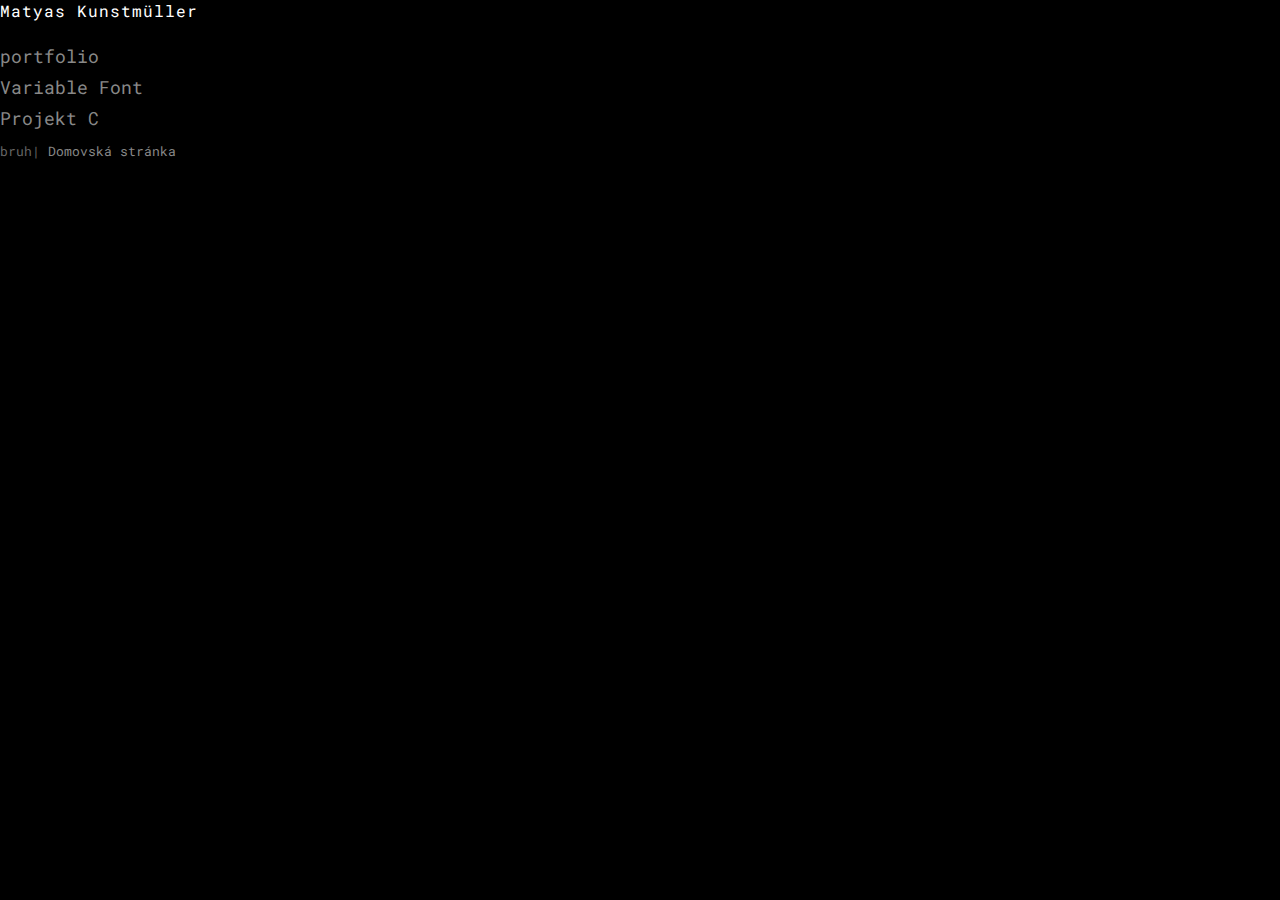
<file: index.html>
<!DOCTYPE html>
<html lang="cs">
<head>
    <meta charset="UTF-8">
    <meta name="viewport" content="width=device-width, initial-scale=1.0">
    <title>Matyas Kunstmüller - Portfolio</title>
    <link rel="stylesheet" href="main_style.css">
</head>
<body>
    <div id="nav-placeholder"></div>
    <main class="content-column"></main>

    <script src="nav.js"></script>
    <script>createNav('', 'main');</script>
</body>
</html>
</file>
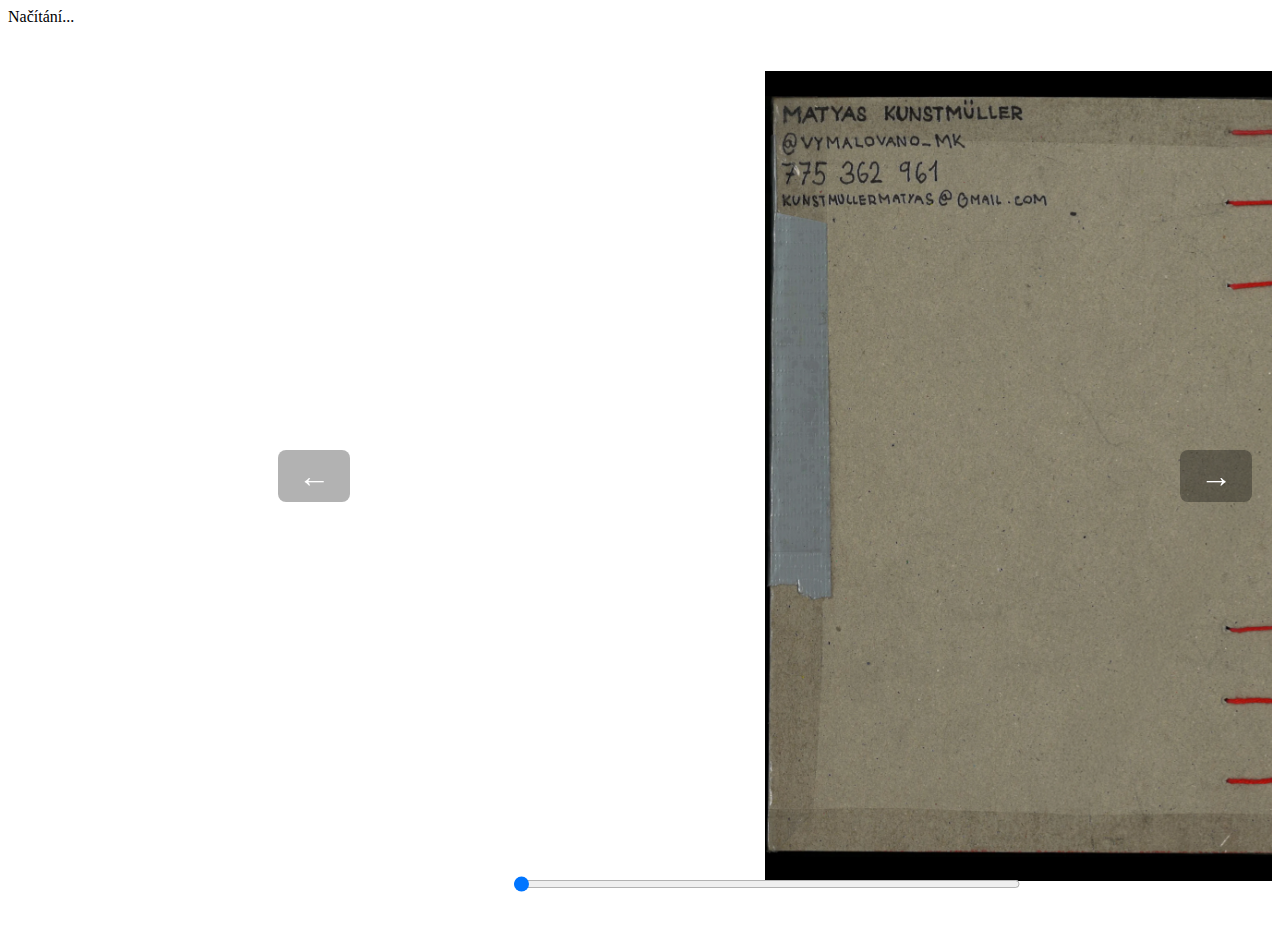
<file: projects/book/index.html>
<!DOCTYPE html>
<html lang="cs">
<head>
    <meta charset="UTF-8" />
    <meta name="viewport" content="width=device-width, initial-scale=1.0" />
    <title>Skicákové portfolio</title>
    <link rel="stylesheet" href="style.css" />
</head>
<body>
    <div class="main-container">
        <div id="portfolio-nav" class="nav-column">
            <div class="nav-loader">Načítání...</div>
        </div>

        <div class="book-viewport">
            <div id="book" class="book">
                <div id="p0" class="paper"><div class="front"><img class="page-image" src="assets/page-0.webp" alt=""></div><div class="back"><img class="page-image" src="assets/page-1.webp" alt=""></div></div>
                <div id="p1" class="paper"><div class="front"><img class="page-image" src="assets/page-2.webp" alt=""></div><div class="back"><img class="page-image" src="assets/page-3.webp" alt=""></div></div>
                <div id="p2" class="paper"><div class="front"><img class="page-image" src="assets/page-4.webp" alt=""></div><div class="back"><img class="page-image" src="assets/page-5.webp" alt=""></div></div>
                <div id="p3" class="paper"><div class="front"><img class="page-image" src="assets/page-6.webp" alt=""></div><div class="back"><img class="page-image" src="assets/page-7.webp" alt=""></div></div>
                <div id="p4" class="paper"><div class="front"><img class="page-image" src="assets/page-8.webp" alt=""></div><div class="back"><img class="page-image" src="assets/page-9.webp" alt=""></div></div>
                <div id="p5" class="paper"><div class="front"><img class="page-image" src="assets/page-10.webp" alt=""></div><div class="back"><img class="page-image" src="assets/page-11.webp" alt=""></div></div>
                <div id="p6" class="paper"><div class="front"><img class="page-image" src="assets/page-12.webp" alt=""></div><div class="back"><img class="page-image" src="assets/page-13.webp" alt=""></div></div>
                <div id="p7" class="paper"><div class="front"><img class="page-image" src="assets/page-14.webp" alt=""></div><div class="back"><img class="page-image" src="assets/page-15.webp" alt=""></div></div>
                <div id="p8" class="paper"><div class="front"><img class="page-image" src="assets/page-16.webp" alt=""></div><div class="back"><img class="page-image" src="assets/page-17.webp" alt=""></div></div>
                <div id="p9" class="paper"><div class="front"><img class="page-image" src="assets/page-18.webp" alt=""></div><div class="back"><img class="page-image" src="assets/page-19.webp" alt=""></div></div>
                <div id="p10" class="paper"><div class="front"><img class="page-image" src="assets/page-20.webp" alt=""></div><div class="back"><img class="page-image" src="assets/page-21.webp" alt=""></div></div>
            </div>
            <div id="interactive-layer"></div>
            <button id="arrowLeft" class="nav-arrow left" aria-label="Předchozí stránka"></button>
            <button id="arrowRight" class="nav-arrow right" aria-label="Další stránka"></button>
            <div class="slider-wrap">
                <input type="range" id="pageSlider" min="0" max="11" step="0.001" value="0" />
            </div>
        </div>
    </div>

    <div id="lightbox" class="lightbox" aria-hidden="true" role="dialog">
        <button id="lightboxClose" class="lb-close" aria-label="Zavřít">&#10005;</button>
        <button id="lightboxPrev" class="nav-arrow left lightbox-arrow" aria-label="Předchozí médium"></button>
        <div id="lightbox-stage" class="lightbox-stage">
            <button id="lb-play" class="lb-play" aria-label="Přehrát video">▶</button>
        </div>
        <button id="lb-zoom" class="lb-button"></button>
        <button id="lightboxNext" class="nav-arrow right lightbox-arrow" aria-label="Další médium"></button>
    </div>

    <script src="buttons.js"></script>
    <script src="script.js"></script>
</body>
</html>
</file>
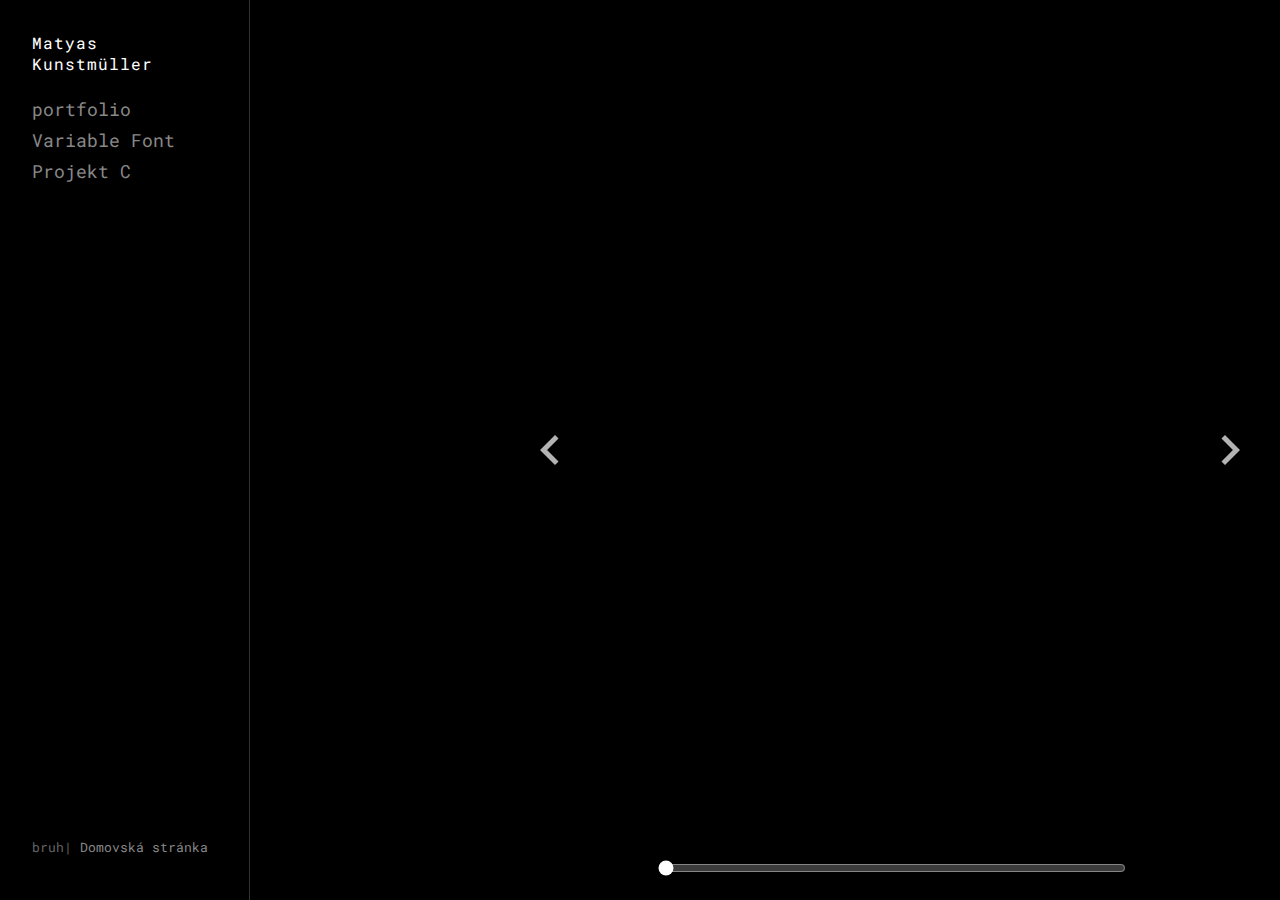
<file: projects/bez filtru/bez.filtru.html>
<!DOCTYPE html>
<html lang="cs">
<head>
    <meta charset="UTF-8" />
    <meta name="viewport" content="width=device-width, initial-scale=1.0" />
    <title>Skicákové portfolio</title>
    <link rel="stylesheet" href="../../main_style.css" />
    <link rel="stylesheet" href="bez.filtru-style.css" />
</head>
<body>
    <div id="nav-placeholder" class="nav-column"></div>

    <div class="book-viewport">
        <div id="book" class="book">
            <div id="p-cover-start" class="paper">
                <div class="front">
                    <img class="page-image" src="assets/desky pred.webp" alt="">
                </div>
                <div class="back">
                    <img class="page-image" src="assets/desky vzad.webp" alt="">
                </div>
            </div>
            <div id="p0" class="paper"><div class="front"><img class="page-image" src="assets/bez filtru stránka-1.webp" alt=""></div><div class="back"><img class="page-image" src="assets/bez filtru stránka-2.webp" loading="lazy" alt=""></div></div>
            <div id="p1" class="paper"><div class="front"><img class="page-image" src="assets/bez filtru stránka-3.webp" loading="lazy" alt=""></div><div class="back"><img class="page-image" src="assets/bez filtru stránka-4.webp" loading="lazy" alt=""></div></div>
            <div id="p2" class="paper"><div class="front"><img class="page-image" src="assets/bez filtru stránka-5.webp" loading="lazy" alt=""></div><div class="back"><img class="page-image" src="assets/bez filtru stránka-6.webp" loading="lazy" alt=""></div></div>
            <div id="p3" class="paper"><div class="front"><img class="page-image" src="assets/bez filtru stránka-7.webp" loading="lazy" alt=""></div><div class="back"><img class="page-image" src="assets/bez filtru stránka-8.webp" loading="lazy" alt=""></div></div>
            <div id="p4" class="paper"><div class="front"><img class="page-image" src="assets/bez filtru stránka-9.webp" loading="lazy" alt=""></div><div class="back"><img class="page-image" src="assets/bez filtru stránka-10.webp" loading="lazy" alt=""></div></div>

            <div id="p5" class="paper"><div class="front"><img class="page-image" src="assets/wiki.webp" loading="lazy" alt=""></div><div class="back"><img class="page-image" src="assets/wiki2.webp" loading="lazy" alt=""></div></div>
            <div id="p6" class="paper"><div class="front"><img class="page-image" src="assets/wiki3.webp" loading="lazy" alt=""></div><div class="back"><img class="page-image" src="assets/wiki4.webp" loading="lazy" alt=""></div></div>

            <div id="p7" class="paper"><div class="front"><img class="page-image" src="assets/bez filtru stránka-11.webp" loading="lazy" alt=""></div><div class="back"><img class="page-image" src="assets/bez filtru stránka-12.webp" loading="lazy" alt=""></div></div>

            <div id="p8" class="paper"><div class="front"><img class="page-image" src="assets/sony.webp" loading="lazy" alt=""></div><div class="back"><img class="page-image" src="assets/sony2.webp" loading="lazy" alt=""></div></div>
            <div id="p9" class="paper"><div class="front"><img class="page-image" src="assets/sony3.webp" loading="lazy" alt=""></div><div class="back"><img class="page-image" src="assets/sony4.webp" loading="lazy" alt=""></div></div>

            <div id="p10" class="paper"><div class="front"><img class="page-image" src="assets/bez filtru stránka-13.webp" loading="lazy" alt=""></div><div class="back"><img class="page-image" src="assets/bez filtru stránka-14.webp" loading="lazy" alt=""></div></div>

            <div id="p11" class="paper"><div class="front"><img class="page-image" src="assets/černobílá.webp" loading="lazy" alt=""></div><div class="back"><img class="page-image" src="assets/černobílá2.webp" loading="lazy" alt=""></div></div>
            <div id="p12" class="paper"><div class="front"><img class="page-image" src="assets/černobílá3.webp" loading="lazy" alt=""></div><div class="back"><img class="page-image" src="assets/černobílá4.webp" loading="lazy" alt=""></div></div>

            <div id="p13" class="paper"><div class="front"><img class="page-image" src="assets/bez filtru stránka-15.webp" loading="lazy" alt=""></div><div class="back"><img class="page-image" src="assets/bez filtru stránka-16.webp" loading="lazy" alt=""></div></div>
            <div id="p14" class="paper"><div class="front"><img class="page-image" src="assets/bez filtru stránka-17.webp" loading="lazy" alt=""></div><div class="back"><img class="page-image" src="assets/bez filtru stránka-18.webp" loading="lazy" alt=""></div></div>
            <div id="p15" class="paper"><div class="front"><img class="page-image" src="assets/bez filtru stránka-19.webp" loading="lazy" alt=""></div><div class="back"><img class="page-image" src="assets/bez filtru stránka-20.webp" loading="lazy" alt=""></div></div>
            <div id="p16" class="paper"><div class="front"><img class="page-image" src="assets/bez filtru stránka-21.webp" loading="lazy" alt=""></div><div class="back"><img class="page-image" src="assets/bez filtru stránka-22.webp" loading="lazy" alt=""></div></div>
            <div id="p17" class="paper"><div class="front"><img class="page-image" src="assets/bez filtru stránka-23.webp" loading="lazy" alt=""></div><div class="back"><img class="page-image" src="assets/bez filtru stránka-24.webp" loading="lazy" alt=""></div></div>

            <div id="p18" class="paper"><div class="front"><img class="page-image" src="assets/objektiv iin da making.webp" loading="lazy" alt=""></div><div class="back"><img class="page-image" src="assets/objektiv iin da making2.webp" loading="lazy" alt=""></div></div>
            <div id="p19" class="paper"><div class="front"><img class="page-image" src="assets/objektiv iin da making3.webp" loading="lazy" alt=""></div><div class="back"><img class="page-image" src="assets/objektiv iin da making4.webp" loading="lazy" alt=""></div></div>

            <div id="p20" class="paper"><div class="front"><img class="page-image" src="assets/bez filtru stránka-25.webp" loading="lazy" alt=""></div><div class="back"><img class="page-image" src="assets/bez filtru stránka-26.webp" loading="lazy" alt=""></div></div>
            <div id="p21" class="paper"><div class="front"><img class="page-image" src="assets/bez filtru stránka-27.webp" loading="lazy" alt=""></div><div class="back"><img class="page-image" src="assets/bez filtru stránka-28.webp" loading="lazy" alt=""></div></div>

            <div id="p22" class="paper"><div class="front"><img class="page-image" src="assets/hafik.webp" loading="lazy" alt=""></div><div class="back"><img class="page-image" src="assets/hafik2.webp" loading="lazy" alt=""></div></div>
            <div id="p23" class="paper"><div class="front"><img class="page-image" src="assets/hafik3.webp" loading="lazy" alt=""></div><div class="back"><img class="page-image" src="assets/hafik4.webp" loading="lazy" alt=""></div></div>

            <div id="p24" class="paper"><div class="front"><img class="page-image" src="assets/bez filtru stránka-29.webp" loading="lazy" alt=""></div><div class="back"><img class="page-image" src="assets/bez filtru stránka-30.webp" loading="lazy" alt=""></div></div>
            <div id="p25" class="paper"><div class="front"><img class="page-image" src="assets/bez filtru stránka-31.webp" loading="lazy" alt=""></div><div class="back"><img class="page-image" src="assets/bez filtru stránka-32.webp" loading="lazy" alt=""></div></div>
            <div id="p26" class="paper"><div class="front"><img class="page-image" src="assets/bez filtru stránka-33.webp" loading="lazy" alt=""></div><div class="back"><img class="page-image" src="assets/bez filtru stránka-34.webp" loading="lazy" alt=""></div></div>
            <div id="p27" class="paper"><div class="front"><img class="page-image" src="assets/bez filtru stránka-35.webp" loading="lazy" alt=""></div><div class="back"><img class="page-image" src="assets/bez filtru stránka-36.webp" loading="lazy" alt=""></div></div>

            <div id="p28" class="paper"><div class="front"><img class="page-image" src="assets/vyber objektu.webp" loading="lazy" alt=""></div><div class="back"><img class="page-image" src="assets/vyber objektu2.webp" loading="lazy" alt=""></div></div>
            <div id="p29" class="paper"><div class="front"><img class="page-image" src="assets/vyber objektu3.webp" loading="lazy" alt=""></div><div class="back"><img class="page-image" src="assets/vyber objektu4.webp" loading="lazy" alt=""></div></div>

            <div id="p30" class="paper"><div class="front"><img class="page-image" src="assets/bez filtru stránka-37.webp" loading="lazy" alt=""></div><div class="back"><img class="page-image" src="assets/bez filtru stránka-38.webp" loading="lazy" alt=""></div></div>
            <div id="p31" class="paper"><div class="front"><img class="page-image" src="assets/bez filtru stránka-39.webp" loading="lazy" alt=""></div><div class="back"><img class="page-image" src="assets/bez filtru stránka-40.webp" loading="lazy" alt=""></div></div>
            <div id="p32" class="paper"><div class="front"><img class="page-image" src="assets/bez filtru stránka-41.webp" loading="lazy" alt=""></div><div class="back"><img class="page-image" src="assets/bez filtru stránka-42.webp" loading="lazy" alt=""></div></div>

            <div id="p33" class="paper"><div class="front"><img class="page-image" src="assets/bučo putak.webp" loading="lazy" alt=""></div><div class="back"><img class="page-image" src="assets/bučo putak2.webp" loading="lazy" alt=""></div></div>
            <div id="p34" class="paper"><div class="front"><img class="page-image" src="assets/bučo putak3.webp" loading="lazy" alt=""></div><div class="back"><img class="page-image" src="assets/bučo putak4.webp" loading="lazy" alt=""></div></div>

            <div id="p35" class="paper"><div class="front"><img class="page-image" src="assets/bez filtru stránka-43.webp" loading="lazy" alt=""></div><div class="back"><img class="page-image" src="assets/bez filtru stránka-44.webp" loading="lazy" alt=""></div></div>
            <div id="p36" class="paper"><div class="front"><img class="page-image" src="assets/bez filtru stránka-45.webp" loading="lazy" alt=""></div><div class="back"><img class="page-image" src="assets/bez filtru stránka-46.webp" loading="lazy" alt=""></div></div>
            <div id="p37" class="paper"><div class="front"><img class="page-image" src="assets/bez filtru stránka-47.webp" loading="lazy" alt=""></div><div class="back"><img class="page-image" src="assets/bez filtru stránka-48.webp" loading="lazy" alt=""></div></div>
            <div id="p38" class="paper"><div class="front"><img class="page-image" src="assets/bez filtru stránka-49.webp" loading="lazy" alt=""></div><div class="back"><img class="page-image" src="assets/bez filtru stránka-50.webp" loading="lazy" alt=""></div></div>
            <div id="p39" class="paper"><div class="front"><img class="page-image" src="assets/bez filtru stránka-51.webp" loading="lazy" alt=""></div><div class="back"><img class="page-image" src="assets/bez filtru stránka-52.webp" loading="lazy" alt=""></div></div>
            <div id="p40" class="paper"><div class="front"><img class="page-image" src="assets/bez filtru stránka-53.webp" loading="lazy" alt=""></div><div class="back"><img class="page-image" src="assets/bez filtru stránka-54.webp" loading="lazy" alt=""></div></div>
            <div id="p41" class="paper"><div class="front"><img class="page-image" src="assets/bez filtru stránka-55.webp" loading="lazy" alt=""></div><div class="back"><img class="page-image" src="assets/bez filtru stránka-56.webp" loading="lazy" alt=""></div></div>
            <div id="p42" class="paper"><div class="front"><img class="page-image" src="assets/bez filtru stránka-57.webp" loading="lazy" alt=""></div><div class="back"><img class="page-image" src="assets/bez filtru stránka-58.webp" loading="lazy" alt=""></div></div>

            <div id="p43" class="paper"><div class="front"><img class="page-image" src="assets/bahnaci.webp" loading="lazy" alt=""></div><div class="back"><img class="page-image" src="assets/bahnaci2.webp" loading="lazy" alt=""></div></div>
            <div id="p44" class="paper"><div class="front"><img class="page-image" src="assets/bahnaci3.webp" loading="lazy" alt=""></div><div class="back"><img class="page-image" src="assets/bahnaci4.webp" loading="lazy" alt=""></div></div>

            <div id="p45" class="paper"><div class="front"><img class="page-image" src="assets/bez filtru stránka-59.webp" loading="lazy" alt=""></div><div class="back"><img class="page-image" src="assets/bez filtru stránka-60.webp" loading="lazy" alt=""></div></div>
            <div id="p46" class="paper"><div class="front"><img class="page-image" src="assets/bez filtru stránka-61.webp" loading="lazy" alt=""></div><div class="back"><img class="page-image" src="assets/bez filtru stránka-62.webp" loading="lazy" alt=""></div></div>
            <div id="p47" class="paper"><div class="front"><img class="page-image" src="assets/bez filtru stránka-63.webp" loading="lazy" alt=""></div><div class="back"><img class="page-image" src="assets/bez filtru stránka-64.webp" loading="lazy" alt=""></div></div>
            <div id="p48" class="paper"><div class="front"><img class="page-image" src="assets/bez filtru stránka-65.webp" loading="lazy" alt=""></div><div class="back"><img class="page-image" src="assets/bez filtru stránka-66.webp" loading="lazy" alt=""></div></div>
            <div id="p49" class="paper"><div class="front"><img class="page-image" src="assets/bez filtru stránka-67.webp" loading="lazy" alt=""></div><div class="back"><img class="page-image" src="assets/bez filtru stránka-68.webp" loading="lazy" alt=""></div></div>
            <div id="p50" class="paper"><div class="front"><img class="page-image" src="assets/bez filtru stránka-69.webp" loading="lazy" alt=""></div><div class="back"><img class="page-image" src="assets/bez filtru stránka-70.webp" loading="lazy" alt=""></div></div>
            <div id="p51" class="paper"><div class="front"><img class="page-image" src="assets/bez filtru stránka-71.webp" loading="lazy" alt=""></div><div class="back"><img class="page-image" src="assets/bez filtru stránka-72.webp" loading="lazy" alt=""></div></div>
            <div id="p52" class="paper"><div class="front"><img class="page-image" src="assets/bez filtru stránka-73.webp" loading="lazy" alt=""></div><div class="back"><img class="page-image" src="assets/bez filtru stránka-74.webp" loading="lazy" alt=""></div></div>

            <div id="p53" class="paper"><div class="front"><img class="page-image" src="assets/Ticho před bouří.webp" loading="lazy" alt=""></div><div class="back"><img class="page-image" src="assets/Ticho před bouří2.webp" loading="lazy" alt=""></div></div>
            <div id="p54" class="paper"><div class="front"><img class="page-image" src="assets/Ticho před bouří3.webp" loading="lazy" alt=""></div><div class="back"><img class="page-image" src="assets/Ticho před bouří4.webp" loading="lazy" alt=""></div></div>

            <div id="p55" class="paper"><div class="front"><img class="page-image" src="assets/bez filtru stránka-75.webp" loading="lazy" alt=""></div><div class="back"><img class="page-image" src="assets/bez filtru stránka-76.webp" loading="lazy" alt=""></div></div>
            <div id="p56" class="paper"><div class="front"><img class="page-image" src="assets/bez filtru stránka-77.webp" loading="lazy" alt=""></div><div class="back"><img class="page-image" src="assets/bez filtru stránka-78.webp" loading="lazy" alt=""></div></div>
            <div id="p57" class="paper"><div class="front"><img class="page-image" src="assets/bez filtru stránka-79.webp" loading="lazy" alt=""></div><div class="back"><img class="page-image" src="assets/bez filtru stránka-80.webp" loading="lazy" alt=""></div></div>
            <div id="p58" class="paper"><div class="front"><img class="page-image" src="assets/bez filtru stránka-81.webp" loading="lazy" alt=""></div><div class="back"><img class="page-image" src="assets/bez filtru stránka-82.webp" loading="lazy" alt=""></div></div>
            <div id="p59" class="paper"><div class="front"><img class="page-image" src="assets/bez filtru stránka-83.webp" loading="lazy" alt=""></div><div class="back"><img class="page-image" src="assets/bez filtru stránka-84.webp" loading="lazy" alt=""></div></div>
            <div id="p60" class="paper"><div class="front"><img class="page-image" src="assets/bez filtru stránka-85.webp" loading="lazy" alt=""></div><div class="back"><img class="page-image" src="assets/bez filtru stránka-86.webp" loading="lazy" alt=""></div></div>
            <div id="p61" class="paper"><div class="front"><img class="page-image" src="assets/bez filtru stránka-87.webp" loading="lazy" alt=""></div><div class="back"><img class="page-image" src="assets/bez filtru stránka-88.webp" loading="lazy" alt=""></div></div>
            <div id="p62" class="paper"><div class="front"><img class="page-image" src="assets/bez filtru stránka-89.webp" loading="lazy" alt=""></div><div class="back"><img class="page-image" src="assets/bez filtru stránka-90.webp" loading="lazy" alt=""></div></div>
            <div id="p63" class="paper"><div class="front"><img class="page-image" src="assets/bez filtru stránka-91.webp" loading="lazy" alt=""></div><div class="back"><img class="page-image" src="assets/bez filtru stránka-92.webp" loading="lazy" alt=""></div></div>

            <div id="p64" class="paper"><div class="front"><img class="page-image" src="assets/plener.webp" loading="lazy" alt=""></div><div class="back"><img class="page-image" src="assets/plener2.webp" loading="lazy" alt=""></div></div>
            <div id="p65" class="paper"><div class="front"><img class="page-image" src="assets/plener3.webp" loading="lazy" alt=""></div><div class="back"><img class="page-image" src="assets/plener4.webp" loading="lazy" alt=""></div></div>

            <div id="p66" class="paper"><div class="front"><img class="page-image" src="assets/bez filtru stránka-93.webp" loading="lazy" alt=""></div><div class="back"><img class="page-image" src="assets/bez filtru stránka-94.webp" loading="lazy" alt=""></div></div>

            <div id="p67" class="paper"><div class="front"><img class="page-image" src="assets/bunkr.webp" loading="lazy" alt=""></div><div class="back"><img class="page-image" src="assets/bunkr2.webp" loading="lazy" alt=""></div></div>
            <div id="p68" class="paper"><div class="front"><img class="page-image" src="assets/bunkr3.webp" loading="lazy" alt=""></div><div class="back"><img class="page-image" src="assets/bunkr4.webp" loading="lazy" alt=""></div></div>

            <div id="p69" class="paper"><div class="front"><img class="page-image" src="assets/bez filtru stránka-95.webp" loading="lazy" alt=""></div><div class="back"><img class="page-image" src="assets/bez filtru stránka-96.webp" loading="lazy" alt=""></div></div>

            <div id="p70" class="paper"><div class="front"><img class="page-image" src="assets/neco je venku.webp" loading="lazy" alt=""></div><div class="back"><img class="page-image" src="assets/neco je venku2.webp" loading="lazy" alt=""></div></div>
            <div id="p71" class="paper"><div class="front"><img class="page-image" src="assets/neco je venku3.webp" loading="lazy" alt=""></div><div class="back"><img class="page-image" src="assets/neco je venku4.webp" loading="lazy" alt=""></div></div>

            <div id="p72" class="paper"><div class="front"><img class="page-image" src="assets/bez filtru stránka-97.webp" loading="lazy" alt=""></div><div class="back"><img class="page-image" src="assets/bez filtru stránka-98.webp" loading="lazy" alt=""></div></div>

            <div id="p73" class="paper"><div class="front"><img class="page-image" src="assets/tři sudičky.webp" loading="lazy" alt=""></div><div class="back"><img class="page-image" src="assets/tři sudičky2.webp" loading="lazy" alt=""></div></div>
            <div id="p74" class="paper"><div class="front"><img class="page-image" src="assets/tři sudičky3.webp" loading="lazy" alt=""></div><div class="back"><img class="page-image" src="assets/tři sudičky4.webp" loading="lazy" alt=""></div></div>

            <div id="p75" class="paper"><div class="front"><img class="page-image" src="assets/bez filtru stránka-99.webp" loading="lazy" alt=""></div><div class="back"><img class="page-image" src="assets/bez filtru stránka-100.webp" loading="lazy" alt=""></div></div>

            <div id="p76" class="paper"><div class="front"><img class="page-image" src="assets/kaji hra.webp" loading="lazy" alt=""></div><div class="back"><img class="page-image" src="assets/kaji hra2.webp" loading="lazy" alt=""></div></div>
            <div id="p77" class="paper"><div class="front"><img class="page-image" src="assets/kaji hra3.webp" loading="lazy" alt=""></div><div class="back"><img class="page-image" src="assets/kaji hra4.webp" loading="lazy" alt=""></div></div>

            <div id="p78" class="paper"><div class="front"><img class="page-image" src="assets/bez filtru stránka-101.webp" loading="lazy" alt=""></div><div class="back"><img class="page-image" src="assets/bez filtru stránka-102.webp" loading="lazy" alt=""></div></div>
            <div id="p79" class="paper"><div class="front"><img class="page-image" src="assets/bez filtru stránka-103.webp" loading="lazy" alt=""></div><div class="back"><img class="page-image" src="assets/bez filtru stránka-104.webp" loading="lazy" alt=""></div></div>
            <div id="p80" class="paper"><div class="front"><img class="page-image" src="assets/bez filtru stránka-105.webp" loading="lazy" alt=""></div><div class="back"><img class="page-image" src="assets/bez filtru stránka-106.webp" loading="lazy" alt=""></div></div>

            <div id="p81" class="paper"><div class="front"><img class="page-image" src="assets/dobrou.webp" loading="lazy" alt=""></div><div class="back"><img class="page-image" src="assets/dobrou2.webp" loading="lazy" alt=""></div></div>
            <div id="p82" class="paper"><div class="front"><img class="page-image" src="assets/dobrou3.webp" loading="lazy" alt=""></div><div class="back"><img class="page-image" src="assets/dobrou4.webp" loading="lazy" alt=""></div></div>

            <div id="p83" class="paper"><div class="front"><img class="page-image" src="assets/bez filtru stránka-107.webp" loading="lazy" alt=""></div><div class="back"><img class="page-image" src="assets/bez filtru stránka-108.webp" loading="lazy" alt=""></div></div>
            <div id="p84" class="paper"><div class="front"><img class="page-image" src="assets/bez filtru stránka-109.webp" loading="lazy" alt=""></div><div class="back"><img class="page-image" src="assets/bez filtru stránka-110.webp" loading="lazy" alt=""></div></div>

            <div id="p85" class="paper"><div class="front"><img class="page-image" src="assets/tabor.webp" loading="lazy" alt=""></div><div class="back"><img class="page-image" src="assets/tabor2.webp" loading="lazy" alt=""></div></div>
            <div id="p86" class="paper"><div class="front"><img class="page-image" src="assets/tabor3.webp" loading="lazy" alt=""></div><div class="back"><img class="page-image" src="assets/tabor4.webp" loading="lazy" alt=""></div></div>

            <div id="p87" class="paper"><div class="front"><img class="page-image" src="assets/bez filtru stránka-111.webp" loading="lazy" alt=""></div><div class="back"><img class="page-image" src="assets/bez filtru stránka-112.webp" loading="lazy" alt=""></div></div>
            <div id="p88" class="paper"><div class="front"><img class="page-image" src="assets/bez filtru stránka-113.webp" loading="lazy" alt=""></div><div class="back"><img class="page-image" src="assets/bez filtru stránka-114.webp" loading="lazy" alt=""></div></div>
            <div id="p89" class="paper"><div class="front"><img class="page-image" src="assets/bez filtru stránka-115.webp" loading="lazy" alt=""></div><div class="back"><img class="page-image" src="assets/bez filtru stránka-116.webp" loading="lazy" alt=""></div></div>
            <div id="p90" class="paper"><div class="front"><img class="page-image" src="assets/bez filtru stránka-117.webp" loading="lazy" alt=""></div><div class="back"><img class="page-image" src="assets/bez filtru stránka-118.webp" loading="lazy" alt=""></div></div>
            <div id="p91" class="paper"><div class="front"><img class="page-image" src="assets/bez filtru stránka-119.webp" loading="lazy" alt=""></div><div class="back"><img class="page-image" src="assets/bez filtru stránka-120.webp" loading="lazy" alt=""></div></div>
            <div id="p92" class="paper"><div class="front"><img class="page-image" src="assets/bez filtru stránka-121.webp" loading="lazy" alt=""></div><div class="back"><img class="page-image" src="assets/bez filtru stránka-122.webp" loading="lazy" alt=""></div></div>
            <div id="p93" class="paper"><div class="front"><img class="page-image" src="assets/bez filtru stránka-123.webp" loading="lazy" alt=""></div><div class="back"><img class="page-image" src="assets/bez filtru stránka-124.webp" loading="lazy" alt=""></div></div>
            <div id="p94" class="paper"><div class="front"><img class="page-image" src="assets/bez filtru stránka-125.webp" loading="lazy" alt=""></div><div class="back"><img class="page-image" src="assets/bez filtru stránka-126.webp" loading="lazy" alt=""></div></div>
            <div id="p95" class="paper"><div class="front"><img class="page-image" src="assets/bez filtru stránka-127.webp" loading="lazy" alt=""></div><div class="back"><img class="page-image" src="assets/bez filtru stránka-128.webp" loading="lazy" alt=""></div></div>

            <div id="p96" class="paper"><div class="front"><img class="page-image" src="assets/pohadky.webp" loading="lazy" alt=""></div><div class="back"><img class="page-image" src="assets/pohadky2.webp" loading="lazy" alt=""></div></div>
            <div id="p97" class="paper"><div class="front"><img class="page-image" src="assets/pohadky3.webp" loading="lazy" alt=""></div><div class="back"><img class="page-image" src="assets/pohadky4.webp" loading="lazy" alt=""></div></div>

            <div id="p98" class="paper"><div class="front"><img class="page-image" src="assets/bez filtru stránka-129.webp" loading="lazy" alt=""></div><div class="back"><img class="page-image" src="assets/bez filtru stránka-130.webp" loading="lazy" alt=""></div></div>
            <div id="p99" class="paper"><div class="front"><img class="page-image" src="assets/bez filtru stránka-131.webp" loading="lazy" alt=""></div><div class="back"><img class="page-image" src="assets/bez filtru stránka-132.webp" loading="lazy" alt=""></div></div>
            <div id="p100" class="paper"><div class="front"><img class="page-image" src="assets/bez filtru stránka-133.webp" loading="lazy" alt=""></div><div class="back"><img class="page-image" src="assets/bez filtru stránka-134.webp" loading="lazy" alt=""></div></div>
            <div id="p101" class="paper"><div class="front"><img class="page-image" src="assets/bez filtru stránka-135.webp" loading="lazy" alt=""></div><div class="back"><img class="page-image" src="assets/bez filtru stránka-136.webp" loading="lazy" alt=""></div></div>
            <div id="p102" class="paper"><div class="front"><img class="page-image" src="assets/bez filtru stránka-137.webp" loading="lazy" alt=""></div><div class="back"><img class="page-image" src="assets/bez filtru stránka-138.webp" loading="lazy" alt=""></div></div>
            <div id="p103" class="paper"><div class="front"><img class="page-image" src="assets/bez filtru stránka-139.webp" loading="lazy" alt=""></div><div class="back"><img class="page-image" src="assets/bez filtru stránka-140.webp" loading="lazy" alt=""></div></div>
            <div id="p104" class="paper"><div class="front"><img class="page-image" src="assets/bez filtru stránka-141.webp" loading="lazy" alt=""></div><div class="back"><img class="page-image" src="assets/bez filtru stránka-142.webp" loading="lazy" alt=""></div></div>
            <div id="p105" class="paper"><div class="front"><img class="page-image" src="assets/bez filtru stránka-143.webp" loading="lazy" alt=""></div><div class="back"><img class="page-image" src="assets/bez filtru stránka-144.webp" loading="lazy" alt=""></div></div>
            <div id="p106" class="paper"><div class="front"><img class="page-image" src="assets/bez filtru stránka-145.webp" loading="lazy" alt=""></div><div class="back"><img class="page-image" src="assets/bez filtru stránka-146.webp" loading="lazy" alt=""></div></div>
            <div id="p107" class="paper"><div class="front"><img class="page-image" src="assets/bez filtru stránka-147.webp" loading="lazy" alt=""></div><div class="back"><img class="page-image" src="assets/bez filtru stránka-148.webp" loading="lazy" alt=""></div></div>

            <div id="p108" class="paper"><div class="front"><img class="page-image" src="assets/bradla.webp" loading="lazy" alt=""></div><div class="back"><img class="page-image" src="assets/bradla2.webp" loading="lazy" alt=""></div></div>
            <div id="p109" class="paper"><div class="front"><img class="page-image" src="assets/bradla3.webp" loading="lazy" alt=""></div><div class="back"><img class="page-image" src="assets/bradla4.webp" loading="lazy" alt=""></div></div>

            <div id="p110" class="paper"><div class="front"><img class="page-image" src="assets/bez filtru stránka-149.webp" loading="lazy" alt=""></div><div class="back"><img class="page-image" src="assets/bez filtru stránka-150.webp" loading="lazy" alt=""></div></div>
            <div id="p111" class="paper"><div class="front"><img class="page-image" src="assets/bez filtru stránka-151.webp" loading="lazy" alt=""></div><div class="back"><img class="page-image" src="assets/bez filtru stránka-152.webp" loading="lazy" alt=""></div></div>
            <div id="p112" class="paper"><div class="front"><img class="page-image" src="assets/bez filtru stránka-153.webp" loading="lazy" alt=""></div><div class="back"><img class="page-image" src="assets/bez filtru stránka-154.webp" loading="lazy" alt=""></div></div>
            <div id="p113" class="paper"><div class="front"><img class="page-image" src="assets/bez filtru stránka-155.webp" loading="lazy" alt=""></div><div class="back"><img class="page-image" src="assets/bez filtru stránka-156.webp" loading="lazy" alt=""></div></div>

            <div id="p114" class="paper"><div class="front"><img class="page-image" src="assets/dik.webp" loading="lazy" alt=""></div><div class="back"><img class="page-image" src="assets/dik2.webp" loading="lazy" alt=""></div></div>
            <div id="p115" class="paper"><div class="front"><img class="page-image" src="assets/dik3.webp" loading="lazy" alt=""></div><div class="back"><img class="page-image" src="assets/dik4.webp" loading="lazy" alt=""></div></div>

            <div id="p116" class="paper"><div class="front"><img class="page-image" src="assets/bez filtru stránka-157.webp" loading="lazy" alt=""></div><div class="back"><img class="page-image" src="assets/bez filtru stránka-158.webp" loading="lazy" alt=""></div></div>
            <div id="p117" class="paper"><div class="front"><img class="page-image" src="assets/bez filtru stránka-159.webp" loading="lazy" alt=""></div><div class="back"><img class="page-image" src="assets/bez filtru stránka-160.webp" loading="lazy" alt=""></div></div>
            <div id="p-cover-end" class="paper">
                <div class="front">
                </div>
                <div class="back">
                </div>
            </div>
        </div>

        <div id="interactive-layer"></div>
        <button id="arrowLeft" class="nav-arrow left" aria-label="Předchozí stránka"></button>
        <button id="arrowRight" class="nav-arrow right" aria-label="Další stránka"></button>

        <div class="slider-wrap">
            <input type="range" id="pageSlider" min="0" max="17" step="0.001" value="0" />
        </div>
    </div>

    <div id="lightbox" class="lightbox" role="dialog">
        <button id="lightboxClose" class="lb-close" aria-label="Zavřít">&#10005;</button>
        <button id="lightboxPrev" class="nav-arrow left lightbox-arrow" aria-label="Předchozí dvoustrana"></button>
        <button id="lightboxNext" class="nav-arrow right lightbox-arrow" aria-label="Další dvoustrana"></button>

        <div id="lightbox-stage"></div>

        <div id="lightbox-reel"></div>
        <div id="lightbox-dots"></div>
    </div>

    <script src="buttons.js"></script>
    <script src="../../nav.js"></script>
    <script>
        createNav('../../', 'projekty-bezfiltru');
    </script>
    <script src="bez.filtru-script.js"></script>
</body>
</html>
</file>
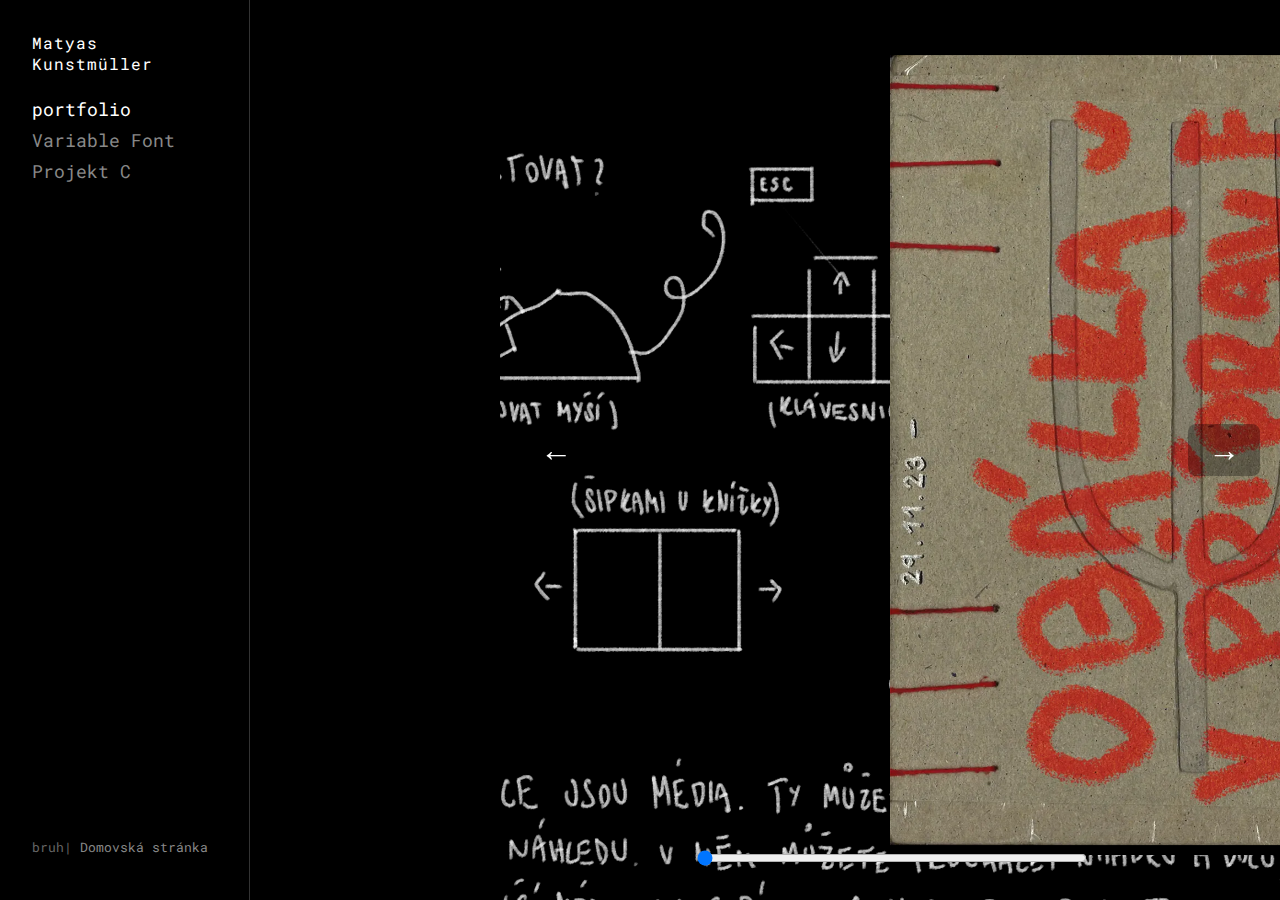
<file: projects/book/bookengine.html>
<!DOCTYPE html>
<html lang="cs">
<head>
    <meta charset="UTF-8" />
    <meta name="viewport" content="width=device-width, initial-scale=1.0" />
    <title>Skicákové portfolio</title>
    <link rel="stylesheet" href="../../main_style.css" />
    <link rel="stylesheet" href="style.css" />
</head>
<body>
    <div id="nav-placeholder" class="nav-column"></div>

    <div class="book-viewport">
        <div id="book" class="book">
            <div id="instruction-page">
                <img src="assets/navod.webp" alt="Návod k použití portfolia">
            </div>
            <div id="p0" class="paper"><div class="front"><img class="page-image" src="assets/přední desky.webp" alt="Přední desky"></div><div class="back"><img class="page-image" src="assets/přední-1.webp" alt="Strana 1"></div></div>
            <div id="p1" class="paper"><div class="front"><img class="page-image" src="assets/přední-2.webp" alt="Strana 2"></div><div class="back"><img class="page-image" src="assets/S3B-1.webp" alt="Strana 3"></div></div>
            <div id="p2" class="paper"><div class="front"><img class="page-image" src="assets/S3B-2.webp" alt="Strana 4"></div><div class="back"><img class="page-image" src="assets/360-1.webp" alt="Strana 5"></div></div>
            <div id="p3" class="paper"><div class="front"><img class="page-image" src="assets/360-2.webp" alt="Strana 6"></div><div class="back"><img class="page-image" src="assets/Piktogramy pro školu-1.webp" alt="Strana 7"></div></div>
            <div id="p4" class="paper"><div class="front"><img class="page-image" src="assets/Piktogramy pro školu-2.webp" alt="Strana 8"></div><div class="back"><img class="page-image" src="assets/Povaleč-1.webp" alt="Strana 9"></div></div>
            <div id="p5" class="paper"><div class="front"><img class="page-image" src="assets/Povaleč-2.webp" alt="Strana 10"></div><div class="back"><img class="page-image" src="assets/Tousťák-1.webp" alt="Strana 11"></div></div>
            <div id="p6" class="paper"><div class="front"><img class="page-image" src="assets/Tousťák-2.webp" alt="Strana 12"></div><div class="back"><img class="page-image" src="assets/busking a ztohoven-1.webp" alt="Strana 13"></div></div>
            <div id="p7" class="paper"><div class="front"><img class="page-image" src="assets/busking a ztohoven-2.webp" alt="Strana 14"></div><div class="back"><img class="page-image" src="assets/Typotrip-1.webp" alt="Strana 15"></div></div>
            <div id="p8" class="paper"><div class="front"><img class="page-image" src="assets/Typotrip-2.webp" alt="Strana 16"></div><div class="back"><img class="page-image" src="assets/Blokkada-1.webp" alt="Strana 17"></div></div>
            <div id="p9" class="paper"><div class="front"><img class="page-image" src="assets/Blokkada-2.webp" alt="Strana 18"></div><div class="back"><img class="page-image" src="assets/Autorská knížka-1.webp" alt="Strana 19"></div></div>
            <div id="p10" class="paper"><div class="front"><img class="page-image" src="assets/Autorská knížka-2.webp" alt="Strana 20"></div><div class="back"><img class="page-image" src="assets/Dík a čau-1.webp" alt="Strana 21"></div></div>
            <div id="p11" class="paper"><div class="front"><img class="page-image" src="assets/Dík a čau-2.webp" alt="Strana 22"></div><div class="back"><img class="page-image" src="assets/1.txt-1.webp" alt="Strana 23"></div></div>
            <div id="p12" class="paper"><div class="front"><img class="page-image" src="assets/1.txt-2.webp" alt="Strana 24"></div><div class="back"><img class="page-image" src="assets/maly-1.webp" alt="Strana 25"></div></div>

            <div id="p13" class="paper"><div class="front"><img class="page-image" src="assets/maly-2.webp" alt="Strana 26"></div><div class="back"><img class="page-image" src="assets/skicak-1.webp" alt="Strana 27"></div></div>

            <div id="p14" class="paper"><div class="front"><img class="page-image" src="assets/skicak-2.webp" alt="Strana 28"></div><div class="back"><img class="page-image" src="assets/skicak2-1.webp" alt="Strana 29"></div></div>

            <div id="p15" class="paper"><div class="front"><img class="page-image" src="assets/skicak2-2.webp" alt="Strana 30"></div><div class="back"><img class="page-image" src="assets/prazdny-1 kopie 3.webp" alt="Strana 31"></div></div>

            <div id="p16" class="paper"><div class="front"><img class="page-image" src="assets/prazdny-2 kopie 3.webp" alt="Strana 32"></div><div class="back"><img class="page-image" src="assets/zadní-1.webp" alt="Strana 33"></div></div>

            <div id="p17" class="paper"><div class="front"><img class="page-image" src="assets/zadní-2.webp" alt="Strana 34"></div><div class="back"><img class="page-image" src="assets/zadni desky.webp" alt="Zadní desky"></div></div>
        </div>
        <div id="interactive-layer"></div>
        <button id="arrowLeft" class="nav-arrow left" aria-label="Předchozí stránka"></button>
        <button id="arrowRight" class="nav-arrow right" aria-label="Další stránka"></button>
        <div class="slider-wrap">
            <input type="range" id="pageSlider" min="0" max="18" step="0.001" value="0" />
        </div>
    </div>

    <div id="lightbox" class="lightbox" role="dialog">
        <button id="lightboxClose" class="lb-close" aria-label="Zavřít">&#10005;</button>
        <button id="lightboxPrev" class="nav-arrow left lightbox-arrow" aria-label="Předchozí dvoustrana"></button>
        <button id="lightboxNext" class="nav-arrow right lightbox-arrow" aria-label="Další dvoustrana"></button>

        <div id="lightbox-stage"></div>

        <div id="lightbox-reel"></div>
        <div id="lightbox-dots"></div>
    </div>
    <script src="../../nav.js"></script>
    <script src="buttons.js"></script>
    <script src="script.js"></script>
</body>
</html>
</file>
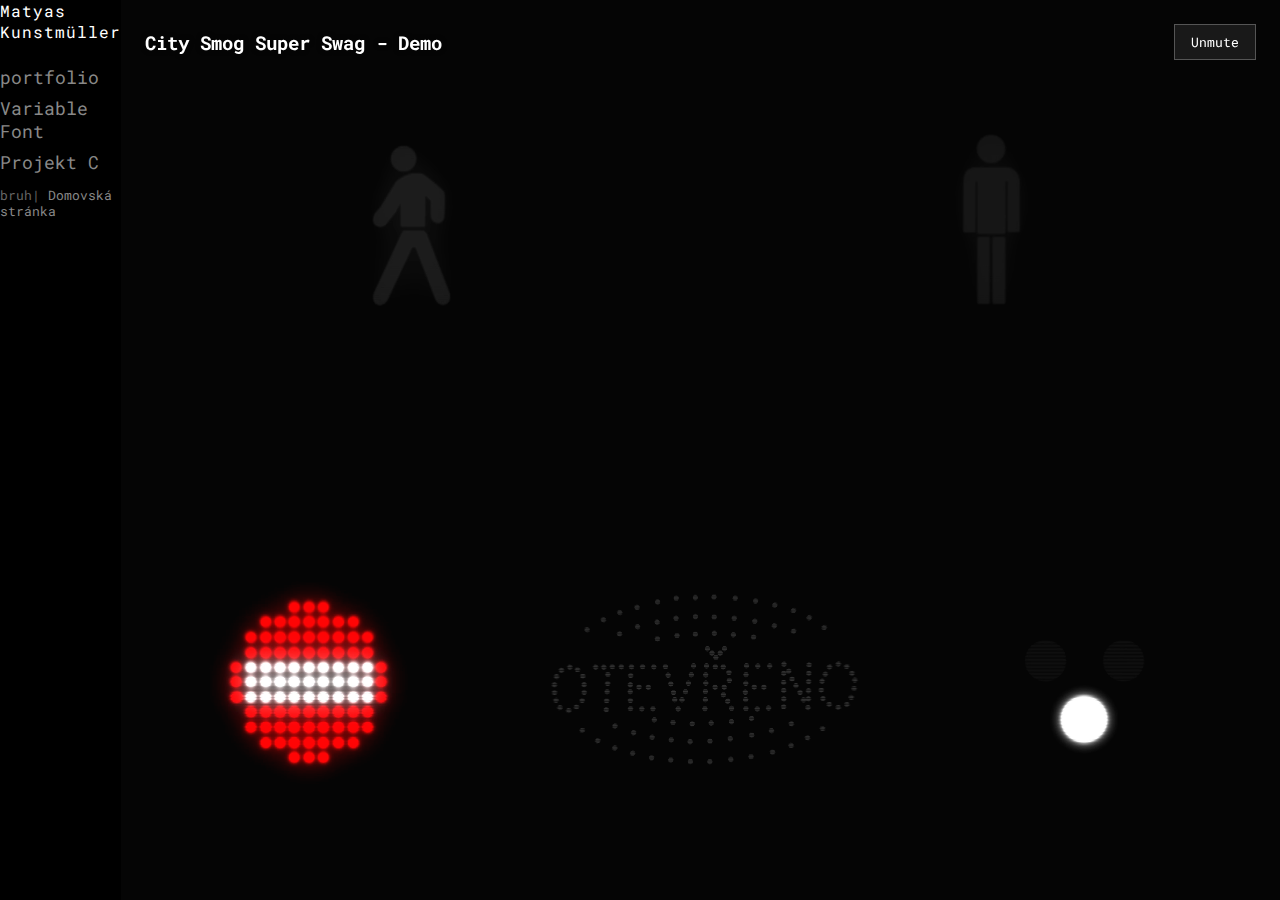
<file: projects/city smog super swag/city smog super swag.html>
<!DOCTYPE html>
<html lang="cs">
<head>
    <meta charset="UTF-8">
    <meta name="viewport" content="width=device-width, initial-scale=1.0">
    <title>Demo - City Smog Super Swag</title>

    <link rel="stylesheet" href="../../main_style.css">
    <link rel="stylesheet" href="city smog super swag.css">
</head>
<body>
    <div id="nav-placeholder"></div>

    <main class="content-column full-bleed">

        <div class="demo-header">
            <h1>City Smog Super Swag - Demo</h1>
            <button id="mute-btn">Unmute</button>
        </div>

        <div id="demo-container">

            <div class="demo-row" id="row-top">
                <div class="smog-element" data-id="zelena">
                    <video muted playsinline></video>
                    <div class="progress-bar-container"><div class="progress-bar"></div></div>
                    <div class="phase-dots-container"></div>
                </div>
                <div class="smog-element" data-id="cervena">
                    <video muted playsinline></video>
                    <div class="progress-bar-container"><div class="progress-bar"></div></div>
                    <div class="phase-dots-container"></div>
                </div>
            </div>

            <div class="demo-row" id="row-bottom">
                <div class="smog-element" data-id="sipka">
                    <video muted playsinline></video>
                    <div class="progress-bar-container"><div class="progress-bar"></div></div>
                    <div class="phase-dots-container"></div>
                </div>
                <div class="smog-element" data-id="otevreno">
                    <video muted playsinline></video>
                    <div class="progress-bar-container"><div class="progress-bar"></div></div>
                    <div class="phase-dots-container"></div>
                </div>
                <div class="smog-element" data-id="zavory">
                    <video muted playsinline></video>
                    <div class="progress-bar-container"><div class="progress-bar"></div></div>
                    <div class="phase-dots-container"></div>
                </div>
            </div>

        </div>

        <
    </main>
    <script src="../../nav.js"></script>
    <script>
        createNav('../../', 'projekty-citysmog'); // ZMĚNA ZDE
    </script>

    <script>
        document.addEventListener('DOMContentLoaded', () => {

            const LOOP_DURATION = 2000;
            let globalIsMuted = true;

            const videoSources = {
                'zelena': [
                    { file: 'assets/Zelená 0.webm' },
                    { file: 'assets/Zelená 1.webm' },
                    { file: 'assets/Zelená 2.webm' },
                    { file: 'assets/Zelená 3.webm' }
                ],
                'sipka': [
                    { file: 'assets/šipka 1.webm' },
                    { file: 'assets/šipka 2.webm' },
                    { file: 'assets/šipka 3.webm' }
                ],
                'cervena': [
                    { file: 'assets/červená 0.webm' },
                    { file: 'assets/červená 1.webm' },
                    { file: 'assets/červená 2.webm' },
                    { file: 'assets/červená 3.webm' }
                ],
                'otevreno': [
                    { file: 'assets/otevřeno 0.webm' },
                    { file: 'assets/otevřeno 1.webm' },
                    { file: 'assets/otevřeno 2.webm' },
                    { file: 'assets/otevřeno 3.webm' }
                ],
                'zavory': [
                    { file: 'assets/závory 1.webm' },
                    { file: 'assets/závory 2.webm' },
                    { file: 'assets/závory 3.webm' }
                ]
            };

            const elementState = {};

            // --- 3. LOGIKA AKTUALIZACE TEČEK ---
            function updateDots(state) {
                const { currentPhase, nextPhase, dots } = state;
                dots.forEach((dot, index) => {
                    dot.className = 'phase-dot'; // Reset na šedou
                    if (index === currentPhase) {
                        dot.classList.add('active'); // Aktuální je bílá
                    }
                    if (index === nextPhase && currentPhase !== nextPhase) {
                        dot.classList.add('pending'); // Čekající je oranžová
                    }
                });
            }

            // --- 2. INICIALIZACE ELEMENTŮ ---
            document.querySelectorAll('.smog-element').forEach(el => {
                const id = el.dataset.id;
                if (!videoSources[id]) return;

                const numStates = videoSources[id].length;
                const dotsContainer = el.querySelector('.phase-dots-container');

                // Tato kontrola je jen pojistka, ale chyba byla v HTML
                if (!dotsContainer) {
                    console.error(`Chyba: Nenašel se .phase-dots-container pro element ${id}`);
                    return;
                }

                for (let i = 0; i < numStates; i++) {
                    const dot = document.createElement('span');
                    dot.className = 'phase-dot';
                    dotsContainer.appendChild(dot);
                }

                elementState[id] = {
                    id: id,
                    currentPhase: 0,
                    nextPhase: 0,
                    videoEl: el.querySelector('video'),
                    containerEl: el,
                    dots: el.querySelectorAll('.phase-dot'),
                    numStates: numStates
                };

                // Přidání listeneru na kliknutí
                el.addEventListener('click', () => {
                    const state = elementState[id];
                    state.nextPhase = (state.nextPhase + 1) % state.numStates;
                    updateDots(state);
                });

                // === NASTAVENÍ POČÁTEČNÍHO STAVU ===
                const initialState = elementState[id];
                const initialVideoInfo = videoSources[id][0]; // Fáze 0

                initialState.videoEl.src = initialVideoInfo.file;
                initialState.videoEl.load();
                initialState.videoEl.muted = globalIsMuted;
                initialState.videoEl.play().catch(e => { }); // Spustí přehrávání

                updateDots(initialState); // Nastaví první tečku jako aktivní
            });

            // Mute tlačítko
            const muteBtn = document.getElementById('mute-btn');
            muteBtn.addEventListener('click', () => {
                globalIsMuted = !globalIsMuted;
                muteBtn.textContent = globalIsMuted ? 'Unmute' : 'Mute';
                for (const id in elementState) {
                    elementState[id].videoEl.muted = globalIsMuted;
                }
            });

            // --- 4. LOGIKA SMYČKY (MASTER CLOCK) ---
            function runLoopTick() {

                document.querySelectorAll('.progress-bar').forEach(bar => {
                    bar.classList.remove('animate');
                    void bar.offsetWidth;
                    bar.classList.add('animate');
                });

                for (const id in elementState) {
                    const state = elementState[id];
                    const video = state.videoEl;

                    if (state.currentPhase !== state.nextPhase) {
                        state.currentPhase = state.nextPhase;
                        const currentStateInfo = videoSources[id][state.currentPhase];
                        const newSrcKey = currentStateInfo.file;

                        if (!video.src.endsWith(newSrcKey)) {
                            video.src = newSrcKey;
                            video.load();
                        }
                    }

                    video.currentTime = 0;
                    video.muted = globalIsMuted;
                    video.play().catch(e => { });

                    updateDots(state);
                }
            }

            // Interval nyní pouze synchronizuje smyčku
            // TATO ČÁST SE PŘEDTÍM NESPUSTILA KVŮLI CHYBĚ
            setInterval(runLoopTick, LOOP_DURATION);
        });
    </script>
</body>
</html>
</file>
<file: main_style.css>
﻿@import url('https://fonts.googleapis.com/css2?family=Roboto+Mono:wght@400&display=swap');

:root {
    --nav-width: 320px;
}

* {
    box-sizing: border-box;
}

body {
    background-color: #000;
    color: #fff;
    font-family: 'Roboto Mono', monospace;
    margin: 0;
    display: flex;
    overflow: hidden;
    height: 100vh;
}

/* --- Postranní lišta (přesně podle bookengine) --- */
.nav-column {
    width: var(--nav-width);
    padding: 2rem;
    flex-shrink: 0;
    height: 100vh;
    border-right: 1px solid #333;
    position: relative;
    transition: margin-left 0.5s cubic-bezier(0.77, 0, 0.175, 1);
    display: flex;
    flex-direction: column;
}

/* Hlavní obsahový sloupec vedle lišty */
.content-column {
    flex-grow: 1;
    height: 100vh;
    overflow: hidden;
    position: relative;
    transition: width 0.5s cubic-bezier(0.77, 0, 0.175, 1);
}

/* --- Tlačítka pro ovládání lišty --- */
.nav-toggle-btn {
    position: fixed;
    background: rgba(30, 30, 30, 0.8);
    color: white;
    border: 1px solid #555;
    cursor: pointer;
    z-index: 1000;
    border-radius: 8px;
    font-size: 1.5rem;
    padding: 8px 12px;
}

#nav-toggle-collapse {
    position: absolute;
    bottom: 1rem;
    left: 1rem;
    font-size: 1.2rem;
    padding: 5px 12px;
}

#nav-toggle-expand {
    top: 1.5rem;
    left: 1.5rem;
    opacity: 0;
    pointer-events: none;
    transition: opacity 0.3s ease-in-out 0.3s;
}

/* --- Logika sbaleného stavu --- */
body.nav-collapsed .nav-column {
    margin-left: calc(-1 * var(--nav-width));
}

body.nav-collapsed #nav-toggle-expand {
    opacity: 1;
    pointer-events: auto;
}

/* --- Styly pro navigaci (ZDE JE OPRAVA) --- */
.site-header h1 {
    font-size: 1rem; /* Vráceno na původní velikost */
    margin: 0;
    font-weight: 400;
    letter-spacing: 1px;
}

.project-list {
    margin-top: 1.5rem;
}

    .project-list ul {
        list-style: none;
        padding: 0;
        margin: 0;
    }

    .project-list li {
        margin-bottom: 0.5rem;
    }

    .project-list a {
        color: #888;
        text-decoration: none;
        transition: color 0.2s;
        font-size: 1.1rem; /* <<< OPRAVA: Písmo zmenšeno na decentní velikost */
    }

        .project-list a:hover {
            color: #fff;
        }

        .project-list a.active {
            color: #fff;
            pointer-events: none;
        }

.site-footer {
    margin-top: auto;
    color: #666;
    font-size: 0.8rem;
}

    .site-footer a {
        color: #888;
        text-decoration: none;
    }
</file>
<file: projects/book/style.css>
﻿/* ===================================== */
/* === ZÁKLADNÍ NASTAVENÍ & LAYOUT === */
/* ===================================== */

:root {
    --spread-aspect-ratio: 1.41421;
    --nav-width: 250px;
    --nav-transition-speed: 0.3s;
}

* {
    box-sizing: border-box;
}

html, body {
    height: 100%;
}



.book-viewport {
    margin-left: var(--nav-width);
    width: calc(100% - var(--nav-width));
    height: 100vh;
    transition: margin-left var(--nav-transition-speed) ease-in-out;
    position: relative;
    display: flex;
    justify-content: center;
    align-items: center;
    overflow: hidden;
}

body.desktop-nav-closed .book-viewport {
    margin-left: 40px;
    width: calc(100% - 40px);
}


/* ===================================== */
/* === KNIHA & INTERAKTIVNÍ VRSTVA === */
/* ===================================== */

.book,
#interactive-layer {
    position: relative;
    transform-style: preserve-3d;
    perspective: 2500px;
    z-index: 100;
    height: 90vh;
    width: auto;
    aspect-ratio: var(--spread-aspect-ratio);
}

@media (orientation: portrait) {
    .book,
    #interactive-layer {
        width: 90vw;
        height: auto;
    }
}

#interactive-layer {
    position: absolute;
    pointer-events: none;
    z-index: 1500;
}

.interactive-button {
    pointer-events: auto;
    position: absolute;
    background: transparent;
    cursor: pointer;
    transition: background-color 0.2s, border 0.2s;
    border-radius: 4px;
}

    .interactive-button:hover {
        background: rgba(255, 255, 255, 0.15);
        border: 1px solid rgba(255, 255, 255, 0.7);
    }


/* ===================================== */
/* === STRÁNKY A OBSAH === */
/* ===================================== */
.paper {
    position: absolute;
    width: 50%;
    height: 100%;
    top: 0;
    left: 50%;
    transform-style: preserve-3d;
    transform-origin: left center;
}

    .paper .front, .paper .back {
        position: absolute;
        inset: 0;
        backface-visibility: hidden;
        transform-style: preserve-3d;
        background: #000;
    }

    .paper .back {
        transform: rotateY(180deg);
    }

.page-image, .media-overlay {
    position: absolute;
    inset: 0;
    width: 100%;
    height: 100%;
    object-fit: contain;
    display: block;
    pointer-events: none;
}

.media-overlay {
    z-index: 2;
}

/* ===================================== */
/* === OVLÁDACÍ PRVKY (ŠIPKY, SLIDER) === */
/* ===================================== */
.nav-arrow {
    position: absolute;
    top: 50%;
    transform: translateY(-50%);
    font-size: 2rem;
    color: #fff;
    background: rgba(0, 0, 0, 0.3);
    border: none;
    cursor: pointer;
    z-index: 2000;
    padding: 10px 20px;
    border-radius: 8px;
    transition: background-color 0.2s;
    line-height: 1;
}

    .nav-arrow:hover {
        background: rgba(0, 0, 0, 0.6);
    }

    .nav-arrow.left::before {
        content: '←';
    }

    .nav-arrow.right::before {
        content: '→';
    }

    .nav-arrow.left {
        left: 20px;
    }

    .nav-arrow.right {
        right: 20px;
    }

.slider-wrap {
    position: absolute;
    bottom: 30px;
    left: 50%;
    transform: translateX(-50%);
    width: 50%;
    max-width: 600px;
    z-index: 1100;
}

#pageSlider {
    width: 100%;
    cursor: grab;
}

    #pageSlider:active {
        cursor: grabbing;
    }

/* ===================================== */
/* === LIGHTBOX (ČISTÝ PÁS) === */
/* ===================================== */
.lightbox {
    display: flex;
    position: fixed;
    inset: 0;
    background: rgba(0, 0, 0, 0.45);
    backdrop-filter: blur(15px);
    justify-content: center;
    align-items: center;
    z-index: 25000;
    opacity: 0;
    pointer-events: none;
    transition: opacity 0.3s ease;
}

    .lightbox.show {
        opacity: 1;
        pointer-events: auto;
    }

.lightbox-stage {
    position: relative;
    width: 100vw;
    height: 100vh;
    overflow: hidden;
    background: transparent;
}

/* Wrapper pro každou položku (média nebo text) */
.lightbox-item {
    position: absolute;
    left: 50%;
    top: 50%;
    /* Výchozí "skrytý" stav */
    transform: translate(-50%, -50%) scale(0.8);
    opacity: 0;
    transition: transform 0.4s cubic-bezier(0.25, 1, 0.5, 1), opacity 0.3s ease-out;
    /* Omezení velikosti */
    max-width: 70vw;
    max-height: 80vh;
    display: flex;
    justify-content: center;
    align-items: center;
}

    /* Aktivní (středová) položka */
    .lightbox-item.active {
        transform: translate(-50%, -50%) scale(1);
        opacity: 1;
        z-index: 10;
    }

    /* --- ZMĚNA: Předchozí položka (zcela skrytá NAHOŘE) --- */
    .lightbox-item.prev {
        transform: translate(-50%, -150%) scale(1);
        opacity: 0;
        z-index: 5;
    }

    /* --- ZMĚNA: Následující položka (zcela skrytá DOLE) --- */
    .lightbox-item.next {
        transform: translate(-50%, 150%) scale(1);
        opacity: 0;
        z-index: 5;
    }


/* Samotný obsah uvnitř wrapperu */
.lightbox-media,
.lightbox-text {
    width: auto;
    height: auto;
    max-width: 70vw;
    max-height: 80vh;
    object-fit: contain;
    display: block;
}

/* Text s omezenou šířkou */
.lightbox-text {
    background-color: transparent;
    color: #fff;
    line-height: 1.7;
    font-size: 1.1rem;
    text-shadow: 1px 1px 3px rgba(0,0,0,0.5);
    width: auto;
    max-width: 70ch; /* Omezení pro čitelnost */

    max-height: 80vh;
    overflow-y: auto;
    padding: 1.5em;
    scrollbar-width: thin;
    -ms-overflow-style: none;
}

    .lightbox-text::-webkit-scrollbar {
        width: 6px;
    }

    .lightbox-text::-webkit-scrollbar-thumb {
        background-color: rgba(255,255,255,0.3);
        border-radius: 3px;
    }


.lb-close {
    position: absolute;
    top: 20px;
    right: 30px;
    font-size: 20px;
    padding: 8px 12px;
    color: white;
    background: rgba(0,0,0,0.6);
    border: none;
    border-radius: 8px;
    cursor: pointer;
    z-index: 27000;
    transition: background-color 0.2s;
}

    .lb-close:hover {
        background: rgba(0,0,0,0.8);
    }

.lightbox-arrow.left::before {
    content: '←';
}

.lightbox-arrow.right::before {
    content: '→';
}


/* ===================================== */
/* === RESPONZIVNÍ ÚPRAVY PRO MOBIL === */
/* ===================================== */
@media (max-width: 900px) {
    .lightbox-item,
    .lightbox-media,
    .lightbox-text {
        max-width: 90vw;
        max-height: 80vh;
    }

    .lightbox-text {
        width: auto;
        max-width: 90vw;
        font-size: 1rem;
    }
}

@media (max-width: 768px) {
    .book-viewport {
        margin-left: 0;
        width: 100%;
    }

    .nav-arrow {
        top: auto;
        bottom: 80px;
        transform: translateY(0);
    }

        .nav-arrow.left {
            left: 50%;
            transform: translateX(-120%);
        }

        .nav-arrow.right {
            right: 50%;
            transform: translateX(120%);
        }

    .lightbox-arrow {
        top: auto;
        bottom: 20px;
    }
}
</file>
<file: projects/bez filtru/bez.filtru-style.css>
﻿/* ===================================== */
/* === ZÁKLADNÍ NASTAVENÍ & LAYOUT === */
/* ===================================== */

:root {
    --spread-aspect-ratio: 1.41421;
    --nav-width: 250px;
    --nav-transition-speed: 0.3s;
    --reel-height-desktop: 100px;
    --reel-height-mobile: 80px;
    --lightbox-v-padding: 20px;
    --lightbox-h-padding: 80px;
    --lightbox-v-padding-mobile: 10px;
    --lightbox-h-padding-mobile: 10px;
}

* {
    box-sizing: border-box;
}

html, body {
    height: 100%;
    /* ČERNÉ POZADÍ */
    background-color: #000000;
    margin: 0;
}

.book-viewport {
    margin-left: var(--nav-width);
    width: calc(100% - var(--nav-width));
    height: 100vh;
    transition: margin-left var(--nav-transition-speed) ease-in-out;
    position: relative;
    display: flex;
    justify-content: center;
    align-items: center;
    overflow: hidden;
    /* ČERNÉ POZADÍ POD KNIHOU */
    background-color: #000000;
}

body.desktop-nav-closed .book-viewport {
    margin-left: 40px;
    width: calc(100% - 40px);
}

/* ===================================== */
/* === KNIHA & INTERAKTIVNÍ OBLAST === */
/* ===================================== */

.book {
    position: relative;
    width: 100%;
    height: 90%;
    max-height: 90vh;
    max-width: calc(90vh * var(--spread-aspect-ratio));
    aspect-ratio: var(--spread-aspect-ratio);
    perspective: 3000px; /* Zvýšeno pro lepší 3D efekt */
    transform-style: preserve-3d;
}

.paper {
    position: absolute;
    width: 50%;
    height: 100%;
    top: 0;
    left: 50%;
    transform-origin: left center;
    transform-style: preserve-3d;
    background: transparent !important;
    /* Důležité pro ostrost hran */
    backface-visibility: hidden;
}

.front, .back {
    position: absolute;
    width: 100%;
    height: 100%;
    backface-visibility: hidden;
    top: 0;
    left: 0;
    background-color: transparent !important;
    overflow: hidden;
}

.front {
    z-index: 2;
}

.back {
    z-index: 1;
    transform: rotateY(180deg);
}

    /* ODSTRANĚNÍ STÍNŮ (Gradientů) */
    .front::after, .back::after {
        content: none;
        display: none;
    }

.page-image-wrapper {
    width: 100%;
    height: 100%;
    position: relative;
    overflow: hidden;
}

.page-image {
    width: 100%;
    height: 100%;
    object-fit: contain;
    display: block;
}

#interactive-layer {
    position: absolute;
    top: 50%;
    left: 50%;
    transform: translate(-50%, -50%);
    width: 100%;
    height: 100%;
    max-height: 90vh;
    max-width: calc(90vh * var(--spread-aspect-ratio));
    aspect-ratio: var(--spread-aspect-ratio);
    pointer-events: none;
    z-index: 5000;
}

.interactive-button {
    position: absolute;
    cursor: pointer;
    pointer-events: auto;
}

/* ===================================== */
/* === OVLÁDACÍ PRVKY (BÍLÉ) === */
/* ===================================== */

.nav-arrow {
    position: absolute;
    top: 50%;
    transform: translateY(-50%);
    background: none;
    border: none;
    width: 60px;
    height: 60px;
    cursor: pointer;
    z-index: 200;
    opacity: 0.7;
    transition: opacity 0.3s;
    background-repeat: no-repeat;
    background-position: center;
    background-size: contain;
    /* Filtr pro změnu na bílou barvu */
    filter: invert(1) brightness(2);
}

    .nav-arrow:hover {
        opacity: 1;
    }

    .nav-arrow.left {
        left: 20px;
        background-image: url("data:image/svg+xml,%3Csvg xmlns='http://www.w3.org/2000/svg' viewBox='0 0 24 24' fill='black'%3E%3Cpath d='M15.41 7.41L14 6l-6 6 6 6 1.41-1.41L10.83 12z'/%3E%3C/svg%3E");
    }

    .nav-arrow.right {
        right: 20px;
        background-image: url("data:image/svg+xml,%3Csvg xmlns='http://www.w3.org/2000/svg' viewBox='0 0 24 24' fill='black'%3E%3Cpath d='M10 6L8.59 7.41 13.17 12l-4.58 4.59L10 18l6-6z'/%3E%3C/svg%3E");
    }

.slider-wrap {
    position: absolute;
    bottom: 20px;
    left: 50%;
    transform: translateX(-50%);
    width: 60%;
    z-index: 200;
}

input[type="range"] {
    width: 100%;
    cursor: pointer;
    accent-color: white; /* Bílý slider */
}

/* ===================================== */
/* === LIGHTBOX === */
/* ===================================== */

.lightbox {
    position: fixed;
    top: 0;
    left: 0;
    width: 100%;
    height: 100%;
    background: #000; /* Černé pozadí lightboxu */
    z-index: 10000;
    display: flex;
    flex-direction: column;
    opacity: 0;
    pointer-events: none;
    transition: opacity 0.3s ease;
}

    .lightbox.show, .lightbox.active {
        opacity: 1;
        pointer-events: auto;
    }

.lb-close {
    position: absolute;
    top: 20px;
    right: 20px;
    font-size: 2.5rem;
    background: none;
    border: none;
    cursor: pointer;
    z-index: 10001;
    color: #fff; /* Bílá barva křížku */
}

.lightbox-content {
    flex: 1;
    display: flex;
    align-items: center;
    justify-content: center;
    position: relative;
    padding: var(--lightbox-v-padding) var(--lightbox-h-padding);
    overflow: hidden;
}

.lightbox-stage {
    position: relative;
    width: 100%;
    height: 100%;
    display: flex;
    align-items: center;
    justify-content: center;
}

.lightbox-item {
    position: absolute;
    top: 0;
    left: 0;
    width: 100%;
    height: 100%;
    display: flex;
    align-items: center;
    justify-content: center;
    opacity: 0;
    transition: opacity 0.4s ease;
    pointer-events: none;
}

    .lightbox-item.active {
        opacity: 1;
        pointer-events: auto;
    }

.lightbox-media {
    max-width: 100%;
    max-height: 100%;
    object-fit: contain;
}

.lightbox-reel-wrap {
    height: var(--reel-height-desktop);
    background: #111; /* Tmavě šedá lišta */
    display: flex;
    align-items: center;
    justify-content: center;
    border-top: 1px solid #333;
    padding: 10px 0;
}

.lightbox-reel {
    display: flex;
    gap: 10px;
    overflow-x: auto;
    max-width: 90%;
    height: 100%;
    padding: 0 10px;
    align-items: center;
}

.reel-thumbnail {
    height: 100%;
    width: auto;
    cursor: pointer;
    border: 2px solid transparent;
    opacity: 0.6;
    transition: 0.2s;
    padding: 0;
    background: none;
}

    .reel-thumbnail:hover, .reel-thumbnail.active {
        opacity: 1;
        border-color: #fff;
    }

    .reel-thumbnail img {
        height: 100%;
        width: auto;
        display: block;
    }

.lightbox-dots {
    display: none;
    justify-content: center;
    padding: 10px;
    gap: 10px;
}

.lightbox-dot {
    width: 10px;
    height: 10px;
    border-radius: 50%;
    background: #555;
    border: none;
    padding: 0;
}

    .lightbox-dot.active {
        background: #fff;
    }

/* ===================================== */
/* === MEDIA QUERIES (MOBIL) === */
/* ===================================== */

@media (max-width: 768px) {
    :root {
        --nav-width: 0px;
    }

    .book-viewport {
        margin-left: 0;
        width: 100%;
    }

    body.desktop-nav-closed .book-viewport {
        margin-left: 0;
        width: 100%;
    }

    .slider-wrap {
        width: 90%;
        bottom: 80px;
    }

    .lightbox-content {
        padding: var(--lightbox-v-padding-mobile) var(--lightbox-h-padding-mobile);
    }

    .lightbox-reel-wrap {
        display: none;
    }

    .lightbox-dots {
        display: flex;
        position: absolute;
        bottom: 20px;
        width: 100%;
    }

    .lightbox-arrow {
        bottom: 90px;
        top: auto;
        transform: none;
    }

    .nav-arrow {
        bottom: 80px;
        top: auto;
        transform: translateY(0);
    }

        .nav-arrow.left {
            left: 20%;
        }

        .nav-arrow.right {
            right: 20%;
        }
}
</file>
<file: projects/city smog super swag/city smog super swag.css>
/* * 1. �prava hlavn�ho sloupce */
.content-column.full-bleed {
    padding: 0;
    position: relative;
    height: 100vh;
    overflow: hidden;
}

/* * 2. Hlavi�ka (Mute tla��tko a n�zev) */
.demo-header {
    display: flex;
    justify-content: space-between;
    align-items: center;
    padding: 1.5rem;
    color: #fff;
    position: absolute;
    top: 0;
    left: 0;
    width: 100%;
    z-index: 10;
}

    .demo-header h1 {
        font-size: 1.2rem;
        margin: 0;
        text-shadow: 0 0 5px rgba(0,0,0,0.7);
    }

#mute-btn {
    background-color: rgba(30, 30, 30, 0.8);
    color: #fff;
    border: 1px solid #555;
    padding: 8px 16px;
    font-family: 'Roboto Mono', monospace;
    cursor: pointer;
    transition: background-color 0.2s;
    backdrop-filter: blur(2px);
}

    #mute-btn:hover {
        background-color: #555;
    }

/* * 3. Kontejner pro videa (Desktop) */
#demo-container {
    display: flex;
    flex-direction: column;
    width: 100%;
    height: 100%;
    padding: 0;
    gap: 5px;
    background-color: #050505;
}

/* 3b. Jednotliv� ��dky */
.demo-row {
    display: flex;
    flex-direction: row;
    width: 100%;
    gap: 5px;
}

#row-top {
    height: 50%;
}

#row-bottom {
    height: 50%;
}


/* * 4. Jednotliv� elementy videa (Desktop) */
.smog-element {
    flex-grow: 1;
    flex-basis: 0;
    height: 100%;
    display: flex;
    align-items: center;
    justify-content: center;
    border: none;
    padding: 0;
    background-color: transparent;
    cursor: pointer;
    position: relative;
    overflow: hidden;
}

    /* * 5. Samotn� video */
    .smog-element video {
        display: block;
        width: 100%;
        height: 100%;
        object-fit: contain;
        mix-blend-mode: lighten;
        visibility: visible;
        opacity: 1;
        transition: opacity 0.2s ease, visibility 0.2s ease;
    }

/*
 * ================================================
 * === 6. LI�TA A TE�KY ===
 * ================================================
 */

/* 6a. Kontejner pro li�tu odpo�tu (skryt�) */
.progress-bar-container {
    display: none;
    position: absolute;
    bottom: 25px;
    left: 34%;
    width: 32%;
    height: 4px;
    background-color: #333;
    z-index: 5;
    pointer-events: none;
}

.smog-element:hover .progress-bar-container {
    display: block;
}

/* 6b. Samotn� li�ta odpo�tu */
.progress-bar {
    height: 100%;
    background-color: #555;
    width: 0%;
}

    .progress-bar.animate {
        animation: progressFill 2s linear;
    }

@keyframes progressFill {
    from {
        width: 0%;
    }

    to {
        width: 100%;
    }
}

/* 6c. Kontejner pro te�ky (skryt� na desktopu) */
.phase-dots-container {
    display: none;
    position: absolute;
    bottom: 8px;
    left: 0;
    width: 100%;
    text-align: center;
    z-index: 5;
    pointer-events: none;
}

.smog-element:hover .phase-dots-container {
    display: block;
}

/* 6d. Jednotliv� te�ky */
.phase-dot {
    display: inline-block;
    width: 8px;
    height: 8px;
    border-radius: 50%;
    background-color: #444;
    margin: 0 4px;
    transition: background-color 0.2s ease;
}

    .phase-dot.active {
        background-color: #fff;
    }

    .phase-dot.pending {
        background-color: #FFA500;
    }

/*
 * ================================================
 * === 7. MOBILN� STYLY ===
 * ================================================
 */
@media (orientation: portrait) {

    .content-column.full-bleed {
        height: 100vh;
        overflow-y: auto;
        overflow-x: hidden;
    }

    .demo-header {
        position: absolute;
    }

    #demo-container {
        flex-direction: column;
        height: auto;
        padding-top: 80px;
        padding-bottom: 20px;
    }

    .demo-row {
        display: contents;
    }

    .smog-element {
        flex-grow: 0;
        flex-basis: auto;
        width: 95%;
        height: auto;
        max-height: 60vh;
        margin-bottom: 10px;
    }

    .progress-bar-container {
        display: none !important;
    }

    /* === ZM�NA: Te�ky jsou na mobilu v�dy viditeln� === */
    .phase-dots-container {
        display: block !important;
        bottom: 10px; /* Odsazen� odspodu na mobilu */
    }
}
</file>
